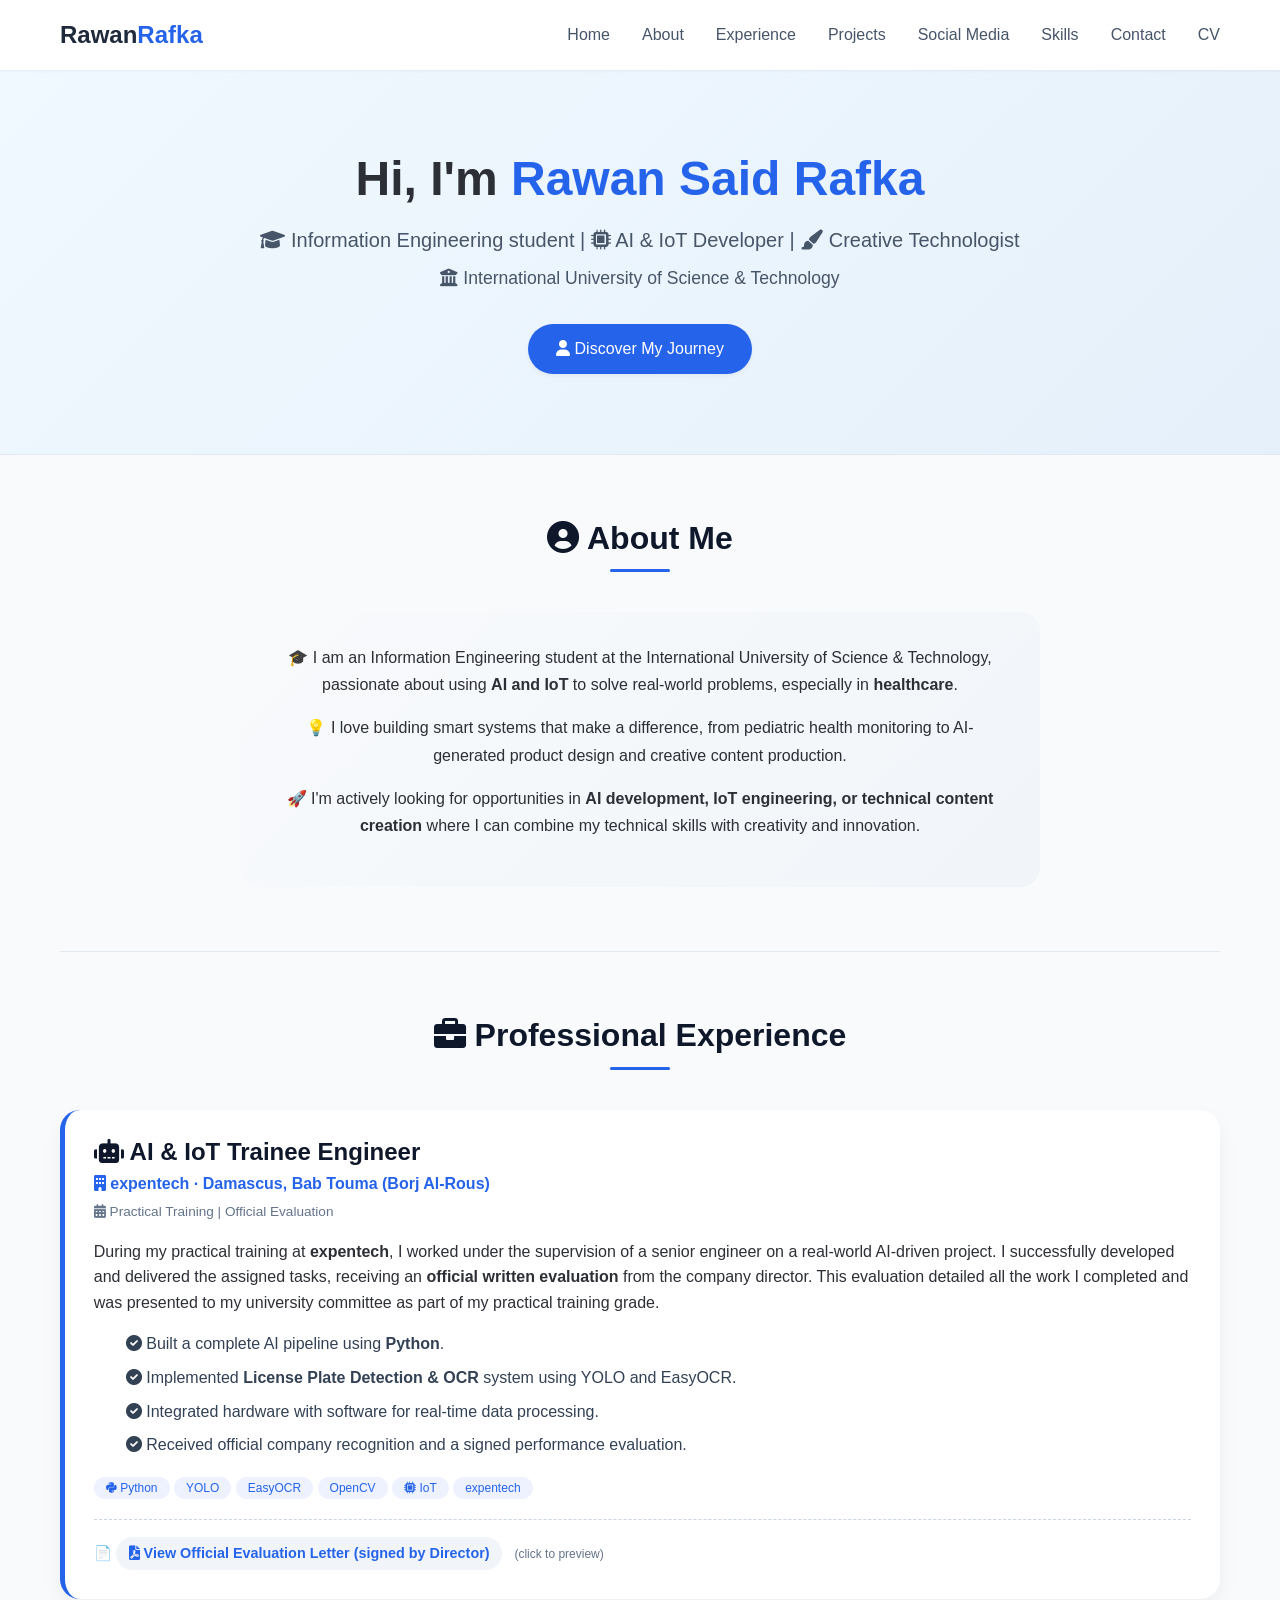
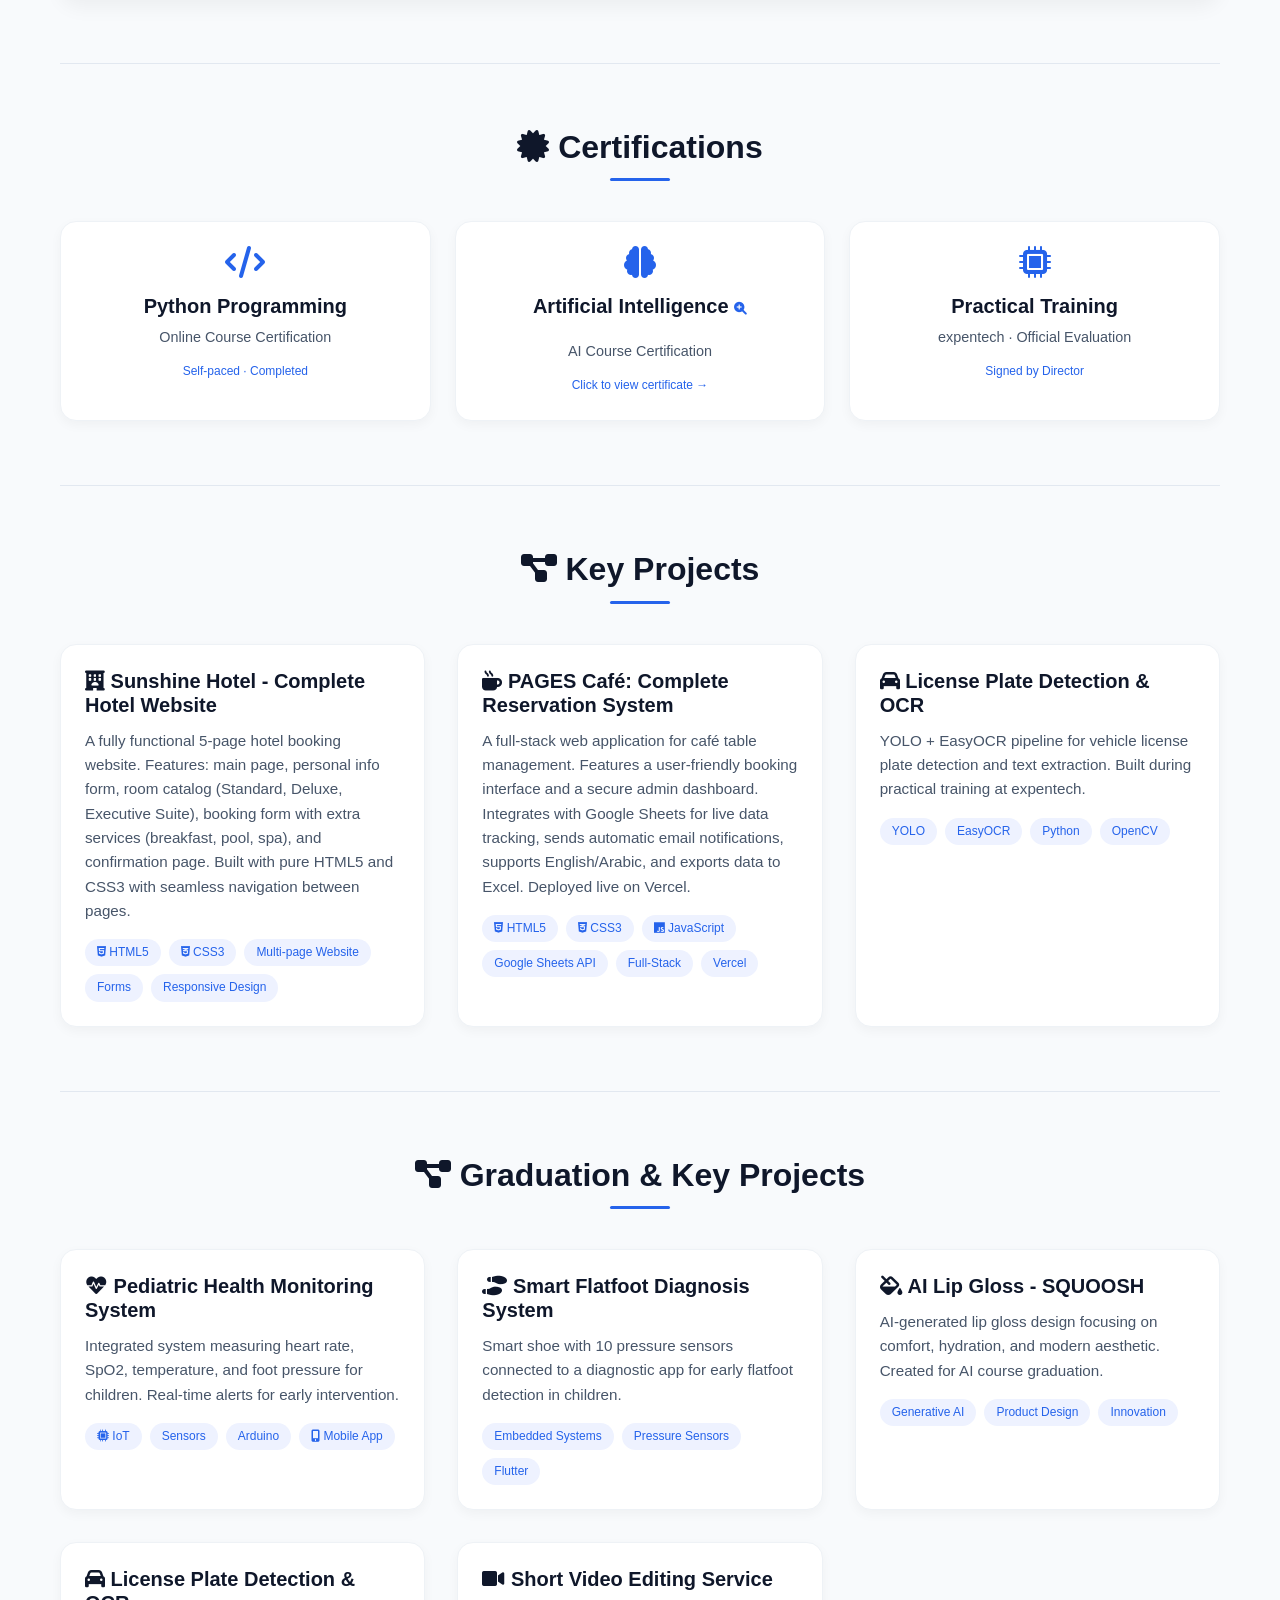
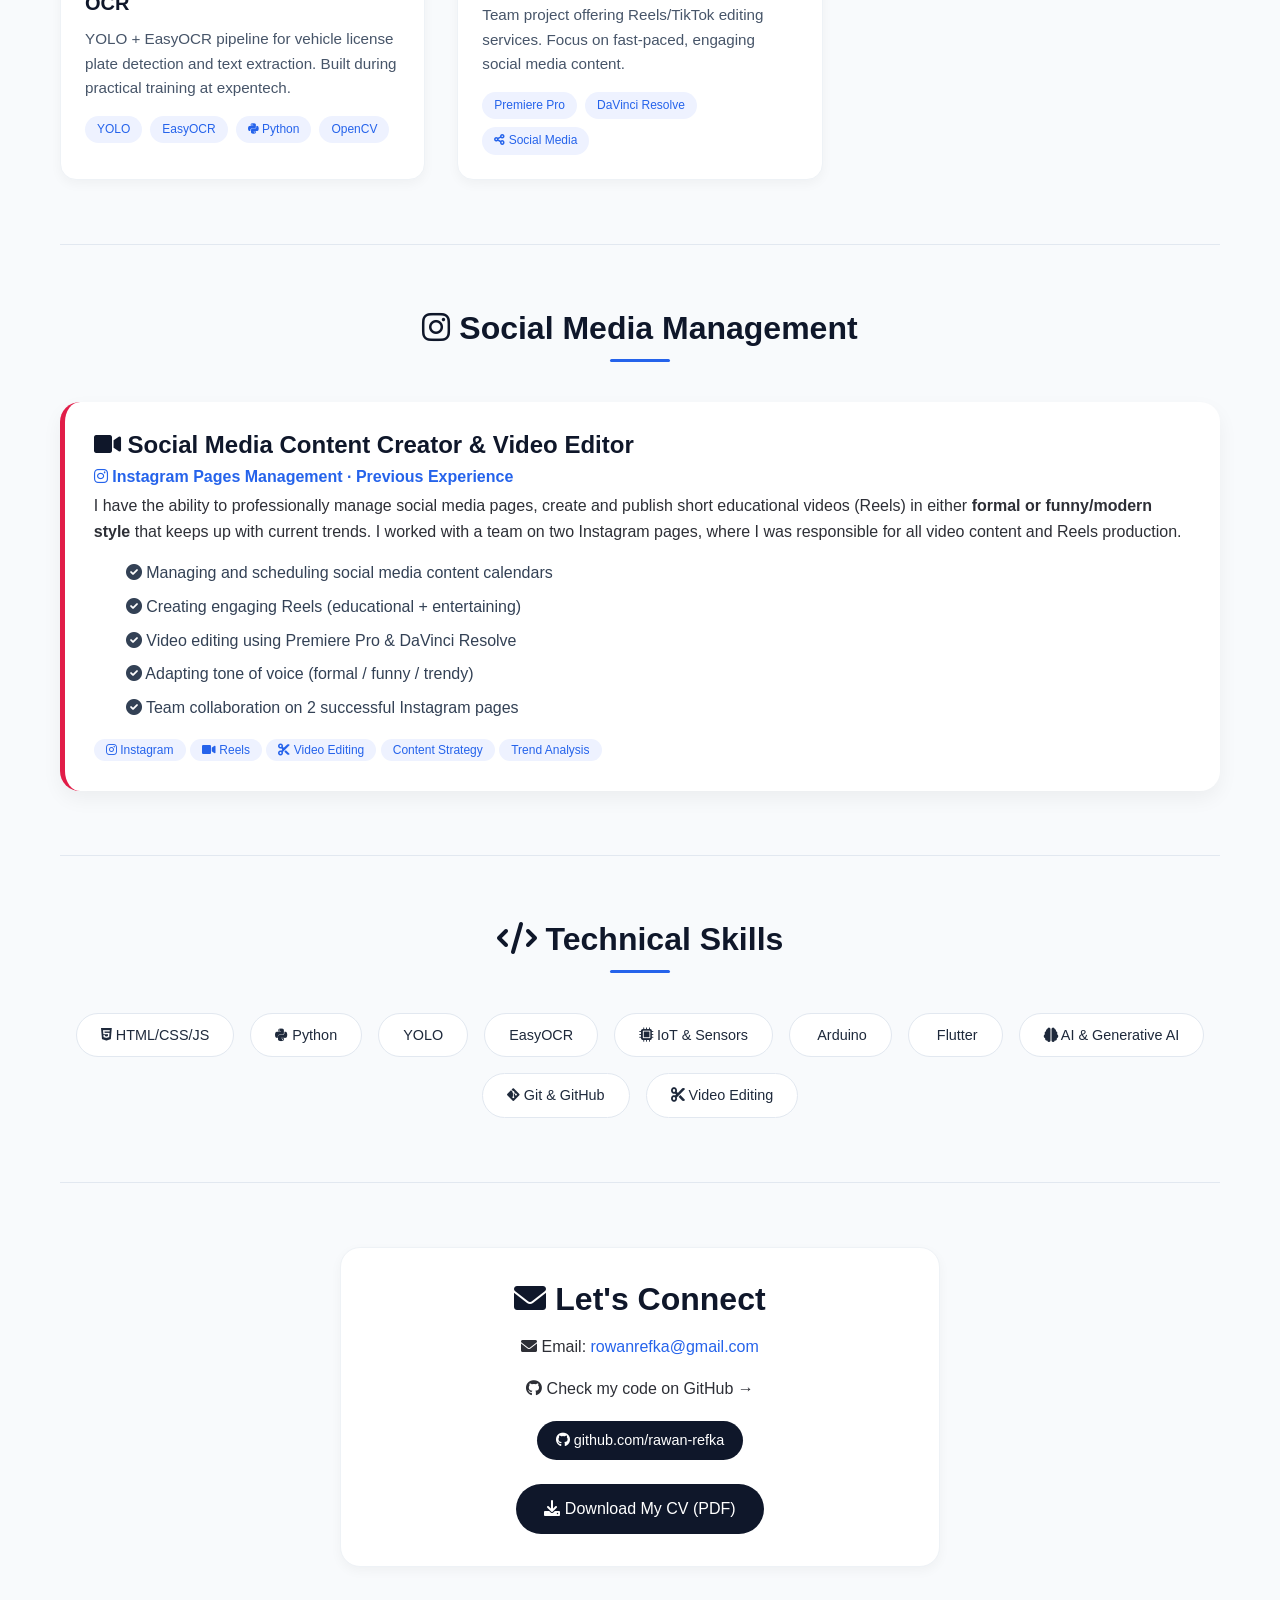
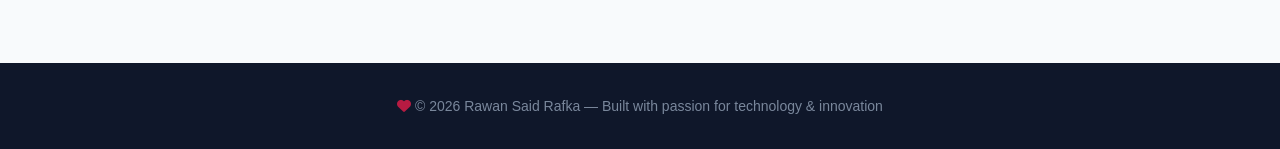
<file: index.html>
<!DOCTYPE html>
<html lang="ar" dir="ltr">
<head>
    <meta charset="UTF-8">
    <meta name="viewport" content="width=device-width, initial-scale=1.0">
    <title>Rawan Rafka | Portfolio</title>
    <link rel="stylesheet" href="style.css">
    <!-- Font Awesome Icons -->
    <link rel="stylesheet" href="https://cdnjs.cloudflare.com/ajax/libs/font-awesome/6.0.0/css/all.min.css">
</head>
<body>

<header>
    <div class="container">
        <nav>
            <div class="logo">Rawan<span>Rafka</span></div>
            <div class="nav-links">
                <a href="#home">Home</a>
                <a href="#about">About</a>
                <a href="#experience">Experience</a>
                <a href="#projects">Projects</a>
                <a href="#social-media">Social Media</a>
                <a href="#skills">Skills</a>
                <a href="#contact">Contact</a>
                <a href="cv.html" target="_blank">CV</a>
            </div>
        </nav>
    </div>
</header>

<section id="home" class="hero">
    <div class="container">
        <h1>Hi, I'm <span>Rawan Said Rafka</span></h1>
        <p><i class="fas fa-graduation-cap"></i> Information Engineering student | <i class="fas fa-microchip"></i> AI & IoT Developer | <i class="fas fa-paint-brush"></i> Creative Technologist</p>
        <p><i class="fas fa-university"></i> International University of Science & Technology</p>
        <a href="#about" class="btn"><i class="fas fa-user"></i> Discover My Journey</a>
    </div>
</section>

<div class="container">
    
    <!-- About Me Section -->
    <section id="about" class="section">
        <h2 class="section-title"><i class="fas fa-user-circle"></i> About Me</h2>
        <div class="about-card">
            <p>🎓 I am an Information Engineering student at the International University of Science & Technology, passionate about using <strong>AI and IoT</strong> to solve real-world problems, especially in <strong>healthcare</strong>.</p>
            <p>💡 I love building smart systems that make a difference, from pediatric health monitoring to AI-generated product design and creative content production.</p>
            <p>🚀 I'm actively looking for opportunities in <strong>AI development, IoT engineering, or technical content creation</strong> where I can combine my technical skills with creativity and innovation.</p>
        </div>
    </section>

    <!-- Experience Section -->
    <section id="experience" class="section">
        <h2 class="section-title"><i class="fas fa-briefcase"></i> Professional Experience</h2>
        <div class="experience-card">
            <div class="exp-header">
                <h3><i class="fas fa-robot"></i> AI & IoT Trainee Engineer</h3>
                <p class="company"><i class="fas fa-building"></i> expentech · Damascus, Bab Touma (Borj Al-Rous)</p>
                <p class="date"><i class="fas fa-calendar-alt"></i> Practical Training | Official Evaluation</p>
            </div>
            <div class="exp-details">
                <p>During my practical training at <strong>expentech</strong>, I worked under the supervision of a senior engineer on a real-world AI-driven project. I successfully developed and delivered the assigned tasks, receiving an <strong>official written evaluation</strong> from the company director. This evaluation detailed all the work I completed and was presented to my university committee as part of my practical training grade.</p>
                <ul>
                    <li><i class="fas fa-check-circle"></i> Built a complete AI pipeline using <strong>Python</strong>.</li>
                    <li><i class="fas fa-check-circle"></i> Implemented <strong>License Plate Detection & OCR</strong> system using YOLO and EasyOCR.</li>
                    <li><i class="fas fa-check-circle"></i> Integrated hardware with software for real-time data processing.</li>
                    <li><i class="fas fa-check-circle"></i> Received official company recognition and a signed performance evaluation.</li>
                </ul>
                <div class="exp-tech">
                    <span class="tech-tag"><i class="fab fa-python"></i> Python</span>
                    <span class="tech-tag">YOLO</span>
                    <span class="tech-tag">EasyOCR</span>
                    <span class="tech-tag">OpenCV</span>
                    <span class="tech-tag"><i class="fas fa-microchip"></i> IoT</span>
                    <span class="tech-tag">expentech</span>
                </div>
                <!-- PDF Preview Link (opens in modal) -->
                <div class="eval-link">
                    📄 <a href="#" id="viewPdfBtn"><i class="fas fa-file-pdf"></i> View Official Evaluation Letter (signed by Director)</a>
                    <span class="note">(click to preview)</span>
                </div>
            </div>
        </div>
    </section>

    <!-- PDF Modal for Evaluation Letter -->
    <div id="pdfModal" class="modal">
        <div class="modal-content">
            <span class="close">&times;</span>
            <iframe id="pdfFrame" src="images/evaluation-letter.pdf" width="100%" height="500px"></iframe>
        </div>
    </div>

    <!-- Certifications Section -->
    <section id="certificates" class="section">
        <h2 class="section-title"><i class="fas fa-certificate"></i> Certifications</h2>
        <div class="certificates-grid">
            <div class="cert-card">
                <i class="fas fa-code"></i>
                <h3>Python Programming</h3>
                <p>Online Course Certification</p>
                <span class="cert-date">Self-paced · Completed</span>
            </div>
            <div class="cert-card cert-clickable" onclick="openCertModal('images/ai-certificate.png')">
                <i class="fas fa-brain"></i>
                <h3>Artificial Intelligence <i class="fas fa-search-plus" style="font-size: 0.8rem;"></i></h3>
                <p>AI Course Certification</p>
                <span class="cert-date">Click to view certificate →</span>
            </div>
            <div class="cert-card">
                <i class="fas fa-microchip"></i>
                <h3>Practical Training</h3>
                <p>expentech · Official Evaluation</p>
                <span class="cert-date">Signed by Director</span>
            </div>
        </div>
    </section>
    <!-- Start Projects Section -->
<section id="projects" class="section">
    <h2 class="section-title"><i class="fas fa-project-diagram"></i> Key Projects</h2>
    <div class="projects-grid">
        <div class="project-card">
    <div class="project-info">
        <h3 class="project-title"><i class="fas fa-hotel"></i> Sunshine Hotel - Complete Hotel Website</h3>
        <p>A fully functional 5-page hotel booking website. Features: main page, personal info form, room catalog (Standard, Deluxe, Executive Suite), booking form with extra services (breakfast, pool, spa), and confirmation page. Built with pure HTML5 and CSS3 with seamless navigation between pages.</p>
        <div class="project-tech">
            <span class="tech-tag"><i class="fab fa-html5"></i> HTML5</span>
            <span class="tech-tag"><i class="fab fa-css3-alt"></i> CSS3</span>
            <span class="tech-tag">Multi-page Website</span>
            <span class="tech-tag">Forms</span>
            <span class="tech-tag">Responsive Design</span>
        </div>
    </div>
</div>
        
        <!-- PAGES Café Reservation System -->
        <div class="project-card">
            <div class="project-info">
                <h3 class="project-title"><i class="fas fa-mug-hot"></i> PAGES Café: Complete Reservation System</h3>
                <p>A full-stack web application for café table management. Features a user-friendly booking interface and a secure admin dashboard. Integrates with Google Sheets for live data tracking, sends automatic email notifications, supports English/Arabic, and exports data to Excel. Deployed live on Vercel.</p>
                <div class="project-tech">
                    <span class="tech-tag"><i class="fab fa-html5"></i> HTML5</span>
                    <span class="tech-tag"><i class="fab fa-css3-alt"></i> CSS3</span>
                    <span class="tech-tag"><i class="fab fa-js"></i> JavaScript</span>
                    <span class="tech-tag">Google Sheets API</span>
                    <span class="tech-tag">Full-Stack</span>
                    <span class="tech-tag">Vercel</span>
                </div>
            </div>
        </div>

        <!-- وإذا بدك تكرري نفس الشي للمشاريع التانية ... -->
        <!-- مثال لـ License Plate Detection -->
        <div class="project-card">
            <div class="project-info">
                <h3 class="project-title"><i class="fas fa-car"></i> License Plate Detection & OCR</h3>
                <p>YOLO + EasyOCR pipeline for vehicle license plate detection and text extraction. Built during practical training at expentech.</p>
                <div class="project-tech">
                    <span class="tech-tag">YOLO</span>
                    <span class="tech-tag">EasyOCR</span>
                    <span class="tech-tag">Python</span>
                    <span class="tech-tag">OpenCV</span>
                </div>
            </div>
        </div>

    </div>
</section>
<!-- End Projects Section -->

    <!-- Lightbox Modal for Certificate Image -->
    <div id="certModal" class="cert-modal">
        <span class="cert-modal-close" onclick="closeCertModal()">&times;</span>
        <img class="cert-modal-content" id="certModalImg">
    </div>

    <section id="projects" class="section">
        <h2 class="section-title"><i class="fas fa-project-diagram"></i> Graduation & Key Projects</h2>
        <div class="projects-grid">
            <div class="project-card">
                <div class="project-info">
                    <h3 class="project-title"><i class="fas fa-heartbeat"></i> Pediatric Health Monitoring System</h3>
                    <p>Integrated system measuring heart rate, SpO2, temperature, and foot pressure for children. Real-time alerts for early intervention.</p>
                    <div class="project-tech">
                        <span class="tech-tag"><i class="fas fa-microchip"></i> IoT</span>
                        <span class="tech-tag">Sensors</span>
                        <span class="tech-tag">Arduino</span>
                        <span class="tech-tag"><i class="fas fa-mobile-alt"></i> Mobile App</span>
                    </div>
                </div>
            </div>

            <div class="project-card">
                <div class="project-info">
                    <h3 class="project-title"><i class="fas fa-shoe-prints"></i> Smart Flatfoot Diagnosis System</h3>
                    <p>Smart shoe with 10 pressure sensors connected to a diagnostic app for early flatfoot detection in children.</p>
                    <div class="project-tech">
                        <span class="tech-tag">Embedded Systems</span>
                        <span class="tech-tag">Pressure Sensors</span>
                        <span class="tech-tag">Flutter</span>
                    </div>
                </div>
            </div>

            <div class="project-card">
                <div class="project-info">
                    <h3 class="project-title"><i class="fas fa-fill-drip"></i> AI Lip Gloss - SQUOOSH</h3>
                    <p>AI-generated lip gloss design focusing on comfort, hydration, and modern aesthetic. Created for AI course graduation.</p>
                    <div class="project-tech">
                        <span class="tech-tag">Generative AI</span>
                        <span class="tech-tag">Product Design</span>
                        <span class="tech-tag">Innovation</span>
                    </div>
                </div>
            </div>

            <div class="project-card">
                <div class="project-info">
                    <h3 class="project-title"><i class="fas fa-car"></i> License Plate Detection & OCR</h3>
                    <p>YOLO + EasyOCR pipeline for vehicle license plate detection and text extraction. Built during practical training at expentech.</p>
                    <div class="project-tech">
                        <span class="tech-tag">YOLO</span>
                        <span class="tech-tag">EasyOCR</span>
                        <span class="tech-tag"><i class="fab fa-python"></i> Python</span>
                        <span class="tech-tag">OpenCV</span>
                    </div>
                </div>
            </div>

            <div class="project-card">
                <div class="project-info">
                    <h3 class="project-title"><i class="fas fa-video"></i> Short Video Editing Service</h3>
                    <p>Team project offering Reels/TikTok editing services. Focus on fast-paced, engaging social media content.</p>
                    <div class="project-tech">
                        <span class="tech-tag">Premiere Pro</span>
                        <span class="tech-tag">DaVinci Resolve</span>
                        <span class="tech-tag"><i class="fas fa-share-alt"></i> Social Media</span>
                    </div>
                </div>
            </div>
        </div>
    </section>

    <!-- Social Media Management Section -->
    <section id="social-media" class="section">
        <h2 class="section-title"><i class="fab fa-instagram"></i> Social Media Management</h2>
        <div class="experience-card" style="border-left-color: #e11d48;">
            <div class="exp-header">
                <h3><i class="fas fa-video"></i> Social Media Content Creator & Video Editor</h3>
                <p class="company"><i class="fab fa-instagram"></i> Instagram Pages Management · Previous Experience</p>
            </div>
            <div class="exp-details">
                <p>I have the ability to professionally manage social media pages, create and publish short educational videos (Reels) in either <strong>formal or funny/modern style</strong> that keeps up with current trends. I worked with a team on two Instagram pages, where I was responsible for all video content and Reels production.</p>
                <ul>
                    <li><i class="fas fa-check-circle"></i> Managing and scheduling social media content calendars</li>
                    <li><i class="fas fa-check-circle"></i> Creating engaging Reels (educational + entertaining)</li>
                    <li><i class="fas fa-check-circle"></i> Video editing using Premiere Pro & DaVinci Resolve</li>
                    <li><i class="fas fa-check-circle"></i> Adapting tone of voice (formal / funny / trendy)</li>
                    <li><i class="fas fa-check-circle"></i> Team collaboration on 2 successful Instagram pages</li>
                </ul>
                <div class="exp-tech">
                    <span class="tech-tag"><i class="fab fa-instagram"></i> Instagram</span>
                    <span class="tech-tag"><i class="fas fa-video"></i> Reels</span>
                    <span class="tech-tag"><i class="fas fa-cut"></i> Video Editing</span>
                    <span class="tech-tag">Content Strategy</span>
                    <span class="tech-tag">Trend Analysis</span>
                </div>
            </div>
        </div>
    </section>

    <section id="skills" class="section">
        <h2 class="section-title"><i class="fas fa-code"></i> Technical Skills</h2>
        <ul class="skills-list">
            <li><i class="fab fa-html5"></i> HTML/CSS/JS</li>
            <li><i class="fab fa-python"></i> Python</li>
            <li>YOLO</li>
            <li>EasyOCR</li>
            <li><i class="fas fa-microchip"></i> IoT & Sensors</li>
            <li><i class="fab fa-arduino"></i> Arduino</li>
            <li><i class="fab fa-flutter"></i> Flutter</li>
            <li><i class="fas fa-brain"></i> AI & Generative AI</li>
            <li><i class="fab fa-git-alt"></i> Git & GitHub</li>
            <li><i class="fas fa-cut"></i> Video Editing</li>
        </ul>
    </section>

    <section id="contact" class="section">
        <div class="contact-info">
            <h2><i class="fas fa-envelope"></i> Let's Connect</h2>
            <p><i class="fas fa-envelope"></i> Email: <a href="mailto:rowanrefka@gmail.com">rowanrefka@gmail.com</a></p>
            <div class="github-stats">
                <p><i class="fab fa-github"></i> Check my code on GitHub →</p>
                <a href="https://github.com/rawan-refka" target="_blank" class="github-link"><i class="fab fa-github"></i> github.com/rawan-refka</a>
            </div>
            <div class="cv-download">
                <a href="images/Rawan-Rafka-CV.pdf" download class="btn-cv">
                    <i class="fas fa-download"></i> Download My CV (PDF)
                </a>
            </div>
        </div>
    </section>
</div>

<footer>
    <p><i class="fas fa-heart" style="color: #e11d48;"></i> © 2026 Rawan Said Rafka — Built with passion for technology & innovation</p>
</footer>

<!-- JavaScript -->
<script>
    // PDF Modal for Evaluation Letter
    var modal = document.getElementById("pdfModal");
    var btn = document.getElementById("viewPdfBtn");
    var span = document.getElementsByClassName("close")[0];

    btn.onclick = function(e) {
        e.preventDefault();
        modal.style.display = "block";
    }

    span.onclick = function() {
        modal.style.display = "none";
    }

    window.onclick = function(event) {
        if (event.target == modal) {
            modal.style.display = "none";
        }
    }

    // Certificate Image Modal (Lightbox)
    function openCertModal(imgSrc) {
        var certModal = document.getElementById("certModal");
        var certModalImg = document.getElementById("certModalImg");
        certModal.style.display = "block";
        certModalImg.src = imgSrc;
    }

    function closeCertModal() {
        var certModal = document.getElementById("certModal");
        certModal.style.display = "none";
    }
</script>

</body>
</html>
</file>
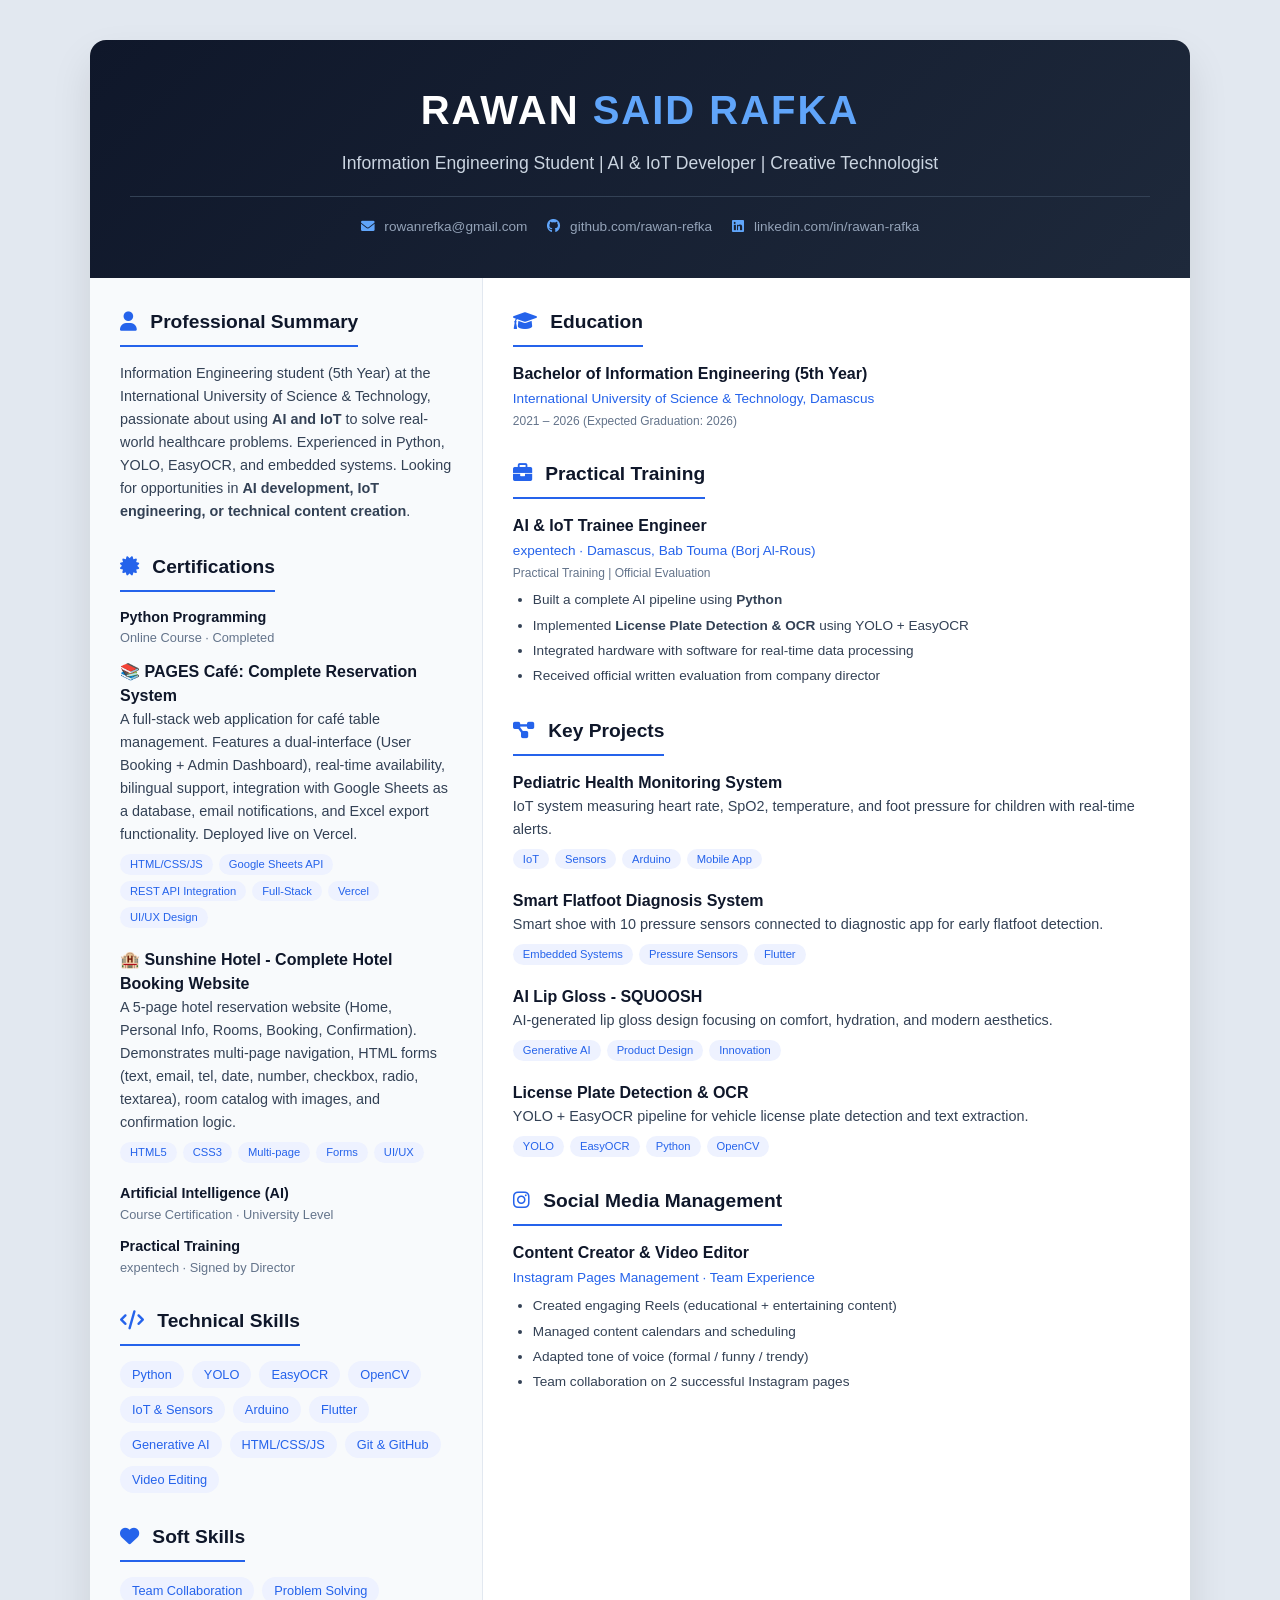
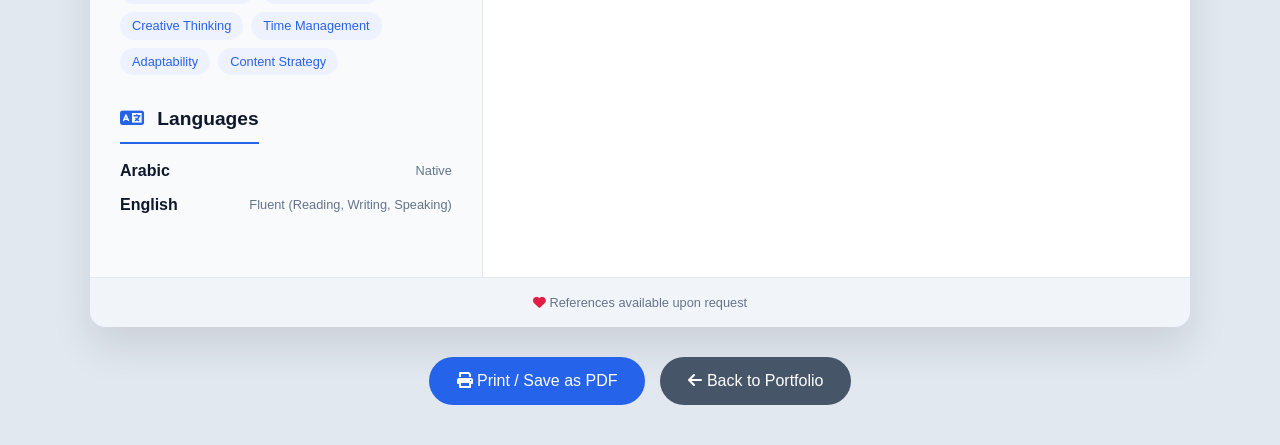
<file: cv.html>
<!DOCTYPE html>
<html lang="ar" dir="ltr">
<head>
    <meta charset="UTF-8">
    <meta name="viewport" content="width=device-width, initial-scale=1.0">
    <title>Rawan Rafka | CV</title>
    <link rel="stylesheet" href="cv-style.css">
    <link rel="stylesheet" href="https://cdnjs.cloudflare.com/ajax/libs/font-awesome/6.0.0/css/all.min.css">
</head>
<body>

<div class="cv-container">
    <div class="cv-header">
        <h1>RAWAN <span>SAID RAFKA</span></h1>
        <p class="subtitle">Information Engineering Student | AI & IoT Developer | Creative Technologist</p>
        <div class="contact-bar">
            <span><i class="fas fa-envelope"></i> rowanrefka@gmail.com</span>
            <span><i class="fab fa-github"></i> github.com/rawan-refka</span>
            <span><i class="fab fa-linkedin"></i> linkedin.com/in/rawan-rafka</span>
        </div>
    </div>

    <div class="cv-grid">
        <div class="cv-left">
            <div class="cv-section">
                <h2><i class="fas fa-user"></i> Professional Summary</h2>
                <p>Information Engineering student (5th Year) at the International University of Science & Technology, passionate about using <strong>AI and IoT</strong> to solve real-world healthcare problems. Experienced in Python, YOLO, EasyOCR, and embedded systems. Looking for opportunities in <strong>AI development, IoT engineering, or technical content creation</strong>.</p>
            </div>

            <div class="cv-section">
                <h2><i class="fas fa-certificate"></i> Certifications</h2>
                <div class="cert-item">
                    <div class="cert-title">Python Programming</div>
                    <div class="cert-detail">Online Course · Completed</div>
                </div>
                <div class="project-item">
    <div class="project-title">📚 PAGES Café: Complete Reservation System</div>
    <p>A full-stack web application for café table management. Features a dual-interface (User Booking + Admin Dashboard), real-time availability, bilingual support, integration with Google Sheets as a database, email notifications, and Excel export functionality. Deployed live on Vercel.</p>
    <div class="project-tags">
        <span>HTML/CSS/JS</span>
        <span>Google Sheets API</span>
        <span>REST API Integration</span>
        <span>Full-Stack</span>
        <span>Vercel</span>
        <span>UI/UX Design</span>
    </div>
</div>
<div class="project-item">
    <div class="project-title">🏨 Sunshine Hotel - Complete Hotel Booking Website</div>
    <p>A 5-page hotel reservation website (Home, Personal Info, Rooms, Booking, Confirmation). Demonstrates multi-page navigation, HTML forms (text, email, tel, date, number, checkbox, radio, textarea), room catalog with images, and confirmation logic.</p>
    <div class="project-tags">
        <span>HTML5</span><span>CSS3</span><span>Multi-page</span><span>Forms</span><span>UI/UX</span>
    </div>
</div>

                
                
                <div class="cert-item">
                    <div class="cert-title">Artificial Intelligence (AI)</div>
                    <div class="cert-detail">Course Certification · University Level</div>
                </div>
                <div class="cert-item">
                    <div class="cert-title">Practical Training</div>
                    <div class="cert-detail">expentech · Signed by Director</div>
                </div>
            </div>

            <div class="cv-section">
                <h2><i class="fas fa-code"></i> Technical Skills</h2>
                <div class="skills-cv">
                    <span>Python</span>
                    <span>YOLO</span>
                    <span>EasyOCR</span>
                    <span>OpenCV</span>
                    <span>IoT & Sensors</span>
                    <span>Arduino</span>
                    <span>Flutter</span>
                    <span>Generative AI</span>
                    <span>HTML/CSS/JS</span>
                    <span>Git & GitHub</span>
                    <span>Video Editing</span>
                </div>
            </div>

            <div class="cv-section">
                <h2><i class="fas fa-heart"></i> Soft Skills</h2>
                <div class="skills-cv">
                    <span>Team Collaboration</span>
                    <span>Problem Solving</span>
                    <span>Creative Thinking</span>
                    <span>Time Management</span>
                    <span>Adaptability</span>
                    <span>Content Strategy</span>
                </div>
            </div>

            <div class="cv-section">
                <h2><i class="fas fa-language"></i> Languages</h2>
                <div class="lang-item">
                    <span>Arabic</span>
                    <div class="lang-level">Native</div>
                </div>
                <div class="lang-item">
                    <span>English</span>
                    <div class="lang-level">Fluent (Reading, Writing, Speaking)</div>
                </div>
            </div>
        </div>

        <div class="cv-right">
            <div class="cv-section">
                <h2><i class="fas fa-graduation-cap"></i> Education</h2>
                <div class="edu-item">
                    <div class="edu-title">Bachelor of Information Engineering (5th Year)</div>
                    <div class="edu-school">International University of Science & Technology, Damascus</div>
                    <div class="edu-date">2021 – 2026 (Expected Graduation: 2026)</div>
                </div>
            </div>

            <div class="cv-section">
                <h2><i class="fas fa-briefcase"></i> Practical Training</h2>
                <div class="exp-item">
                    <div class="exp-title">AI & IoT Trainee Engineer</div>
                    <div class="exp-company">expentech · Damascus, Bab Touma (Borj Al-Rous)</div>
                    <div class="exp-date">Practical Training | Official Evaluation</div>
                    <ul>
                        <li>Built a complete AI pipeline using <strong>Python</strong></li>
                        <li>Implemented <strong>License Plate Detection & OCR</strong> using YOLO + EasyOCR</li>
                        <li>Integrated hardware with software for real-time data processing</li>
                        <li>Received official written evaluation from company director</li>
                    </ul>
                </div>
            </div>

            <div class="cv-section">
                <h2><i class="fas fa-project-diagram"></i> Key Projects</h2>
                <div class="project-item">
                    <div class="project-title">Pediatric Health Monitoring System</div>
                    <p>IoT system measuring heart rate, SpO2, temperature, and foot pressure for children with real-time alerts.</p>
                    <div class="project-tags">
                        <span>IoT</span><span>Sensors</span><span>Arduino</span><span>Mobile App</span>
                    </div>
                </div>

                <div class="project-item">
                    <div class="project-title">Smart Flatfoot Diagnosis System</div>
                    <p>Smart shoe with 10 pressure sensors connected to diagnostic app for early flatfoot detection.</p>
                    <div class="project-tags">
                        <span>Embedded Systems</span><span>Pressure Sensors</span><span>Flutter</span>
                    </div>
                </div>

                <div class="project-item">
                    <div class="project-title">AI Lip Gloss - SQUOOSH</div>
                    <p>AI-generated lip gloss design focusing on comfort, hydration, and modern aesthetics.</p>
                    <div class="project-tags">
                        <span>Generative AI</span><span>Product Design</span><span>Innovation</span>
                    </div>
                </div>

                <div class="project-item">
                    <div class="project-title">License Plate Detection & OCR</div>
                    <p>YOLO + EasyOCR pipeline for vehicle license plate detection and text extraction.</p>
                    <div class="project-tags">
                        <span>YOLO</span><span>EasyOCR</span><span>Python</span><span>OpenCV</span>
                    </div>
                </div>
            </div>

            <div class="cv-section">
                <h2><i class="fab fa-instagram"></i> Social Media Management</h2>
                <div class="exp-item">
                    <div class="exp-title">Content Creator & Video Editor</div>
                    <div class="exp-company">Instagram Pages Management · Team Experience</div>
                    <ul>
                        <li>Created engaging Reels (educational + entertaining content)</li>
                        <li>Managed content calendars and scheduling</li>
                        <li>Adapted tone of voice (formal / funny / trendy)</li>
                        <li>Team collaboration on 2 successful Instagram pages</li>
                    </ul>
                </div>
            </div>
        </div>
    </div>

    <div class="cv-footer">
        <p><i class="fas fa-heart"></i> References available upon request</p>
    </div>
</div>

<div class="print-btn-container">
    <button onclick="window.print()" class="print-btn"><i class="fas fa-print"></i> Print / Save as PDF</button>
    <a href="index.html" class="back-btn"><i class="fas fa-arrow-left"></i> Back to Portfolio</a>
</div>

</body>
</html>
</file>
<file: style.css>
/* ===== RESET & BASE ===== */
* {
    margin: 0;
    padding: 0;
    box-sizing: border-box;
}

body {
    font-family: 'Segoe UI', Tahoma, Geneva, Verdana, sans-serif;
    line-height: 1.6;
    color: #2d2f36;
    background-color: #f8fafc;
    scroll-behavior: smooth;
}

.container {
    max-width: 1200px;
    margin: 0 auto;
    padding: 0 20px;
}

/* ===== TYPOGRAPHY ===== */
h1, h2, h3 {
    font-weight: 600;
    line-height: 1.2;
}

h1 {
    font-size: 3rem;
    margin-bottom: 1rem;
}

h2 {
    font-size: 2rem;
    margin-bottom: 1.5rem;
}

h3 {
    font-size: 1.25rem;
    margin-bottom: 0.75rem;
}

a {
    text-decoration: none;
    color: #2563eb;
    transition: color 0.3s ease;
}

a:hover {
    color: #1e40af;
}

/* ===== HEADER & NAVIGATION ===== */
header {
    background-color: white;
    box-shadow: 0 1px 3px rgba(0, 0, 0, 0.05);
    position: sticky;
    top: 0;
    z-index: 100;
    backdrop-filter: blur(8px);
    background-color: rgba(255, 255, 255, 0.9);
}

nav {
    display: flex;
    justify-content: space-between;
    align-items: center;
    padding: 1rem 0;
    flex-wrap: wrap;
}

.logo {
    font-size: 1.5rem;
    font-weight: 700;
    color: #1e293b;
}

.logo span {
    color: #2563eb;
}

.nav-links {
    display: flex;
    gap: 2rem;
}

.nav-links a {
    font-weight: 500;
    color: #475569;
}

.nav-links a:hover {
    color: #2563eb;
}

/* ===== HERO SECTION ===== */
.hero {
    background: linear-gradient(135deg, #f0f9ff 0%, #e6f0fa 100%);
    padding: 5rem 0;
    text-align: center;
    border-bottom: 1px solid #e2e8f0;
}

.hero h1 span {
    color: #2563eb;
    position: relative;
}

.hero p {
    font-size: 1.1rem;
    color: #475569;
    margin-bottom: 0.5rem;
}

.hero p:first-of-type {
    font-size: 1.25rem;
    font-weight: 500;
    margin-bottom: 0.5rem;
}

.btn {
    display: inline-block;
    background-color: #2563eb;
    color: white;
    padding: 0.75rem 1.75rem;
    border-radius: 40px;
    font-weight: 500;
    margin-top: 1.5rem;
    transition: all 0.3s ease;
    box-shadow: 0 2px 4px rgba(0, 0, 0, 0.05);
}

.btn:hover {
    background-color: #1e40af;
    transform: translateY(-2px);
    box-shadow: 0 8px 20px rgba(37, 99, 235, 0.2);
    color: white;
}

/* ===== SECTIONS ===== */
.section {
    padding: 4rem 0;
    border-bottom: 1px solid #e2e8f0;
}

.section:last-of-type {
    border-bottom: none;
}

.section-title {
    text-align: center;
    margin-bottom: 2.5rem;
    font-size: 2rem;
    color: #0f172a;
    position: relative;
}

.section-title::after {
    content: '';
    display: block;
    width: 60px;
    height: 3px;
    background-color: #2563eb;
    margin: 0.75rem auto 0;
    border-radius: 2px;
}

/* ===== ABOUT CARD ===== */
.about-card {
    background: linear-gradient(135deg, #f8fafc 0%, #f1f5f9 100%);
    padding: 2rem;
    border-radius: 20px;
    text-align: center;
    max-width: 800px;
    margin: 0 auto;
}

.about-card p {
    margin-bottom: 1rem;
    line-height: 1.7;
}

/* ===== EXPERIENCE CARD ===== */
.experience-card {
    background-color: white;
    border-radius: 20px;
    padding: 1.8rem;
    box-shadow: 0 8px 20px rgba(0, 0, 0, 0.05);
    border-left: 5px solid #2563eb;
    transition: transform 0.2s ease;
}

.experience-card:hover {
    transform: translateX(4px);
}

.exp-header h3 {
    font-size: 1.5rem;
    margin-bottom: 0.25rem;
    color: #0f172a;
}

.company {
    font-weight: 600;
    color: #2563eb;
    margin-bottom: 0.25rem;
}

.date {
    font-size: 0.85rem;
    color: #64748b;
    margin-bottom: 1rem;
}

.exp-details p {
    margin-bottom: 1rem;
    line-height: 1.6;
}

.exp-details ul {
    margin: 1rem 0 1rem 1.5rem;
    list-style: none;
}

.exp-details li {
    margin-bottom: 0.5rem;
    position: relative;
    padding-left: 0.5rem;
    color: #334155;
}

.eval-link {
    margin-top: 1.2rem;
    padding-top: 0.8rem;
    border-top: 1px dashed #cbd5e1;
    font-size: 0.9rem;
}

.eval-link a {
    font-weight: 600;
    background-color: #f1f5f9;
    padding: 0.3rem 0.8rem;
    border-radius: 30px;
    display: inline-block;
    margin-top: 0.3rem;
}

.eval-link .note {
    font-size: 0.75rem;
    color: #64748b;
    margin-left: 0.5rem;
}

/* ===== CERTIFICATIONS SECTION ===== */
.certificates-grid {
    display: grid;
    grid-template-columns: repeat(auto-fit, minmax(250px, 1fr));
    gap: 1.5rem;
    margin-top: 1rem;
}

.cert-card {
    background-color: white;
    border-radius: 16px;
    padding: 1.5rem;
    text-align: center;
    box-shadow: 0 4px 12px rgba(0, 0, 0, 0.04);
    border: 1px solid #eef2f6;
    transition: transform 0.2s ease;
}

.cert-card:hover {
    transform: translateY(-5px);
}

.cert-card i {
    font-size: 2rem;
    color: #2563eb;
    margin-bottom: 1rem;
}

.cert-card h3 {
    margin-bottom: 0.5rem;
    color: #0f172a;
}

.cert-card p {
    color: #475569;
    font-size: 0.9rem;
    margin-bottom: 0.5rem;
}

.cert-date {
    font-size: 0.75rem;
    color: #2563eb;
    font-weight: 500;
}

/* ===== CERTIFICATE LIGHTBOX MODAL ===== */
.cert-clickable {
    cursor: pointer;
    transition: all 0.2s ease;
}

.cert-clickable:hover {
    transform: translateY(-5px);
    box-shadow: 0 12px 24px rgba(0, 0, 0, 0.1);
    border-color: #2563eb;
}

.cert-modal {
    display: none;
    position: fixed;
    z-index: 2000;
    left: 0;
    top: 0;
    width: 100%;
    height: 100%;
    background-color: rgba(0, 0, 0, 0.9);
    cursor: pointer;
}

.cert-modal-content {
    margin: auto;
    display: block;
    max-width: 90%;
    max-height: 90%;
    width: auto;
    height: auto;
    position: absolute;
    top: 50%;
    left: 50%;
    transform: translate(-50%, -50%);
    border-radius: 12px;
    box-shadow: 0 0 30px rgba(0, 0, 0, 0.3);
}

.cert-modal-close {
    position: absolute;
    top: 20px;
    right: 35px;
    color: white;
    font-size: 40px;
    font-weight: bold;
    cursor: pointer;
    z-index: 2001;
    transition: color 0.2s ease;
}

.cert-modal-close:hover {
    color: #e11d48;
}

/* ===== PROJECT CARDS ===== */
.projects-grid {
    display: grid;
    grid-template-columns: repeat(auto-fill, minmax(320px, 1fr));
    gap: 2rem;
}

.project-card {
    background-color: white;
    border-radius: 16px;
    padding: 1.5rem;
    box-shadow: 0 4px 12px rgba(0, 0, 0, 0.04);
    transition: all 0.3s ease;
    border: 1px solid #eef2f6;
}

.project-card:hover {
    transform: translateY(-5px);
    box-shadow: 0 20px 30px -12px rgba(0, 0, 0, 0.1);
    border-color: #cbd5e1;
}

.project-title {
    color: #0f172a;
    margin-bottom: 0.75rem;
}

.project-info p {
    color: #475569;
    margin-bottom: 1rem;
    font-size: 0.95rem;
}

.project-tech {
    display: flex;
    flex-wrap: wrap;
    gap: 0.5rem;
    margin-top: 1rem;
}

.tech-tag {
    background-color: #eef2ff;
    color: #2563eb;
    font-size: 0.75rem;
    padding: 0.25rem 0.75rem;
    border-radius: 30px;
    font-weight: 500;
}

/* ===== SKILLS LIST ===== */
.skills-list {
    display: flex;
    flex-wrap: wrap;
    justify-content: center;
    gap: 1rem;
    list-style: none;
}

.skills-list li {
    background-color: white;
    border: 1px solid #e2e8f0;
    padding: 0.6rem 1.5rem;
    border-radius: 40px;
    font-weight: 500;
    color: #1e293b;
    transition: all 0.2s ease;
    font-size: 0.9rem;
}

.skills-list li:hover {
    background-color: #2563eb;
    color: white;
    border-color: #2563eb;
    transform: translateY(-2px);
}

/* ===== CONTACT SECTION ===== */
.contact-info {
    text-align: center;
    background-color: white;
    padding: 2rem;
    border-radius: 20px;
    box-shadow: 0 4px 12px rgba(0, 0, 0, 0.04);
    border: 1px solid #eef2f6;
    max-width: 600px;
    margin: 0 auto;
}

.contact-info h2 {
    margin-bottom: 1rem;
    color: #0f172a;
}

.contact-info p {
    margin: 0.75rem 0;
    font-size: 1rem;
}

.contact-info a {
    font-weight: 500;
    word-break: break-all;
}

/* ===== GITHUB STATS ===== */
.github-stats {
    margin: 1rem 0;
}

.github-link {
    display: inline-block;
    background-color: #0f172a;
    color: white;
    padding: 0.5rem 1.2rem;
    border-radius: 40px;
    font-size: 0.9rem;
    margin-top: 0.5rem;
    transition: all 0.2s ease;
}

.github-link:hover {
    background-color: #2563eb;
    color: white;
}

/* ===== CV DOWNLOAD BUTTON ===== */
.cv-download {
    text-align: center;
    margin-top: 1.5rem;
}

.btn-cv {
    display: inline-block;
    background-color: #0f172a;
    color: white;
    padding: 0.75rem 1.75rem;
    border-radius: 40px;
    text-decoration: none;
    font-weight: 500;
    transition: all 0.2s ease;
}

.btn-cv:hover {
    background-color: #2563eb;
    transform: translateY(-2px);
    color: white;
}

/* ===== PDF MODAL ===== */
.modal {
    display: none;
    position: fixed;
    z-index: 1000;
    left: 0;
    top: 0;
    width: 100%;
    height: 100%;
    background-color: rgba(0, 0, 0, 0.8);
}

.modal-content {
    background-color: white;
    margin: 5% auto;
    padding: 20px;
    width: 85%;
    max-width: 1000px;
    border-radius: 16px;
    box-shadow: 0 20px 40px rgba(0, 0, 0, 0.2);
}

.close {
    float: right;
    font-size: 28px;
    font-weight: bold;
    cursor: pointer;
    color: #64748b;
    transition: color 0.2s ease;
}

.close:hover {
    color: #e11d48;
}

/* ===== FOOTER ===== */
footer {
    background-color: #0f172a;
    color: #94a3b8;
    text-align: center;
    padding: 2rem;
    margin-top: 2rem;
    font-size: 0.875rem;
}

footer p {
    opacity: 0.8;
}

/* ===== RESPONSIVE DESIGN ===== */
@media (max-width: 768px) {
    h1 {
        font-size: 2rem;
    }
    
    h2 {
        font-size: 1.6rem;
    }
    
    nav {
        flex-direction: column;
        gap: 0.75rem;
    }
    
    .nav-links {
        gap: 1.5rem;
    }
    
    .hero {
        padding: 3rem 0;
    }
    
    .hero p:first-of-type {
        font-size: 1rem;
    }
    
    .section {
        padding: 2.5rem 0;
    }
    
    .projects-grid {
        grid-template-columns: 1fr;
        gap: 1.25rem;
    }
    
    .skills-list li {
        padding: 0.4rem 1rem;
        font-size: 0.8rem;
    }
    
    .contact-info {
        padding: 1.5rem;
        margin: 0 1rem;
    }
    
    .experience-card {
        padding: 1.2rem;
    }
    
    .exp-header h3 {
        font-size: 1.2rem;
    }
    
    .modal-content {
        width: 95%;
        margin: 10% auto;
    }
    
    .certificates-grid {
        grid-template-columns: 1fr;
    }
    
    .cert-modal-content {
        max-width: 95%;
        max-height: 85%;
    }
    
    .cert-modal-close {
        font-size: 30px;
        top: 10px;
        right: 20px;
    }
}

@media (max-width: 480px) {
    .container {
        padding: 0 16px;
    }
    
    .nav-links {
        gap: 1rem;
    }
    
    .nav-links a {
        font-size: 0.9rem;
    }
    
    .btn {
        padding: 0.6rem 1.25rem;
        font-size: 0.9rem;
    }
}
</file>
<file: cv-style.css>
* {
    margin: 0;
    padding: 0;
    box-sizing: border-box;
}

body {
    font-family: 'Segoe UI', Tahoma, Geneva, Verdana, sans-serif;
    background-color: #e2e8f0;
    padding: 40px 20px;
    line-height: 1.5;
}

.cv-container {
    max-width: 1100px;
    margin: 0 auto;
    background-color: white;
    border-radius: 16px;
    box-shadow: 0 20px 40px rgba(0, 0, 0, 0.1);
    overflow: hidden;
}

.cv-header {
    background: linear-gradient(135deg, #0f172a 0%, #1e293b 100%);
    color: white;
    padding: 40px;
    text-align: center;
}

.cv-header h1 {
    font-size: 2.5rem;
    letter-spacing: 2px;
    margin-bottom: 10px;
}

.cv-header h1 span {
    color: #60a5fa;
}

.subtitle {
    font-size: 1.1rem;
    color: #cbd5e1;
    margin-bottom: 20px;
}

.contact-bar {
    display: flex;
    flex-wrap: wrap;
    justify-content: center;
    gap: 20px;
    font-size: 0.85rem;
    color: #94a3b8;
    border-top: 1px solid #334155;
    padding-top: 20px;
    margin-top: 10px;
}

.contact-bar i {
    margin-right: 6px;
    color: #60a5fa;
}

.cv-grid {
    display: grid;
    grid-template-columns: 1fr 1.8fr;
    gap: 0;
}

.cv-left {
    background-color: #f8fafc;
    padding: 30px;
    border-right: 1px solid #e2e8f0;
}

.cv-right {
    padding: 30px;
}

.cv-section {
    margin-bottom: 30px;
}

.cv-section h2 {
    font-size: 1.2rem;
    color: #0f172a;
    border-bottom: 2px solid #2563eb;
    padding-bottom: 8px;
    margin-bottom: 15px;
    display: inline-block;
}

.cv-section h2 i {
    color: #2563eb;
    margin-right: 8px;
}

.cv-section p {
    color: #334155;
    line-height: 1.6;
    font-size: 0.9rem;
}

.cert-item {
    margin-bottom: 12px;
}

.cert-title {
    font-weight: 600;
    color: #0f172a;
    font-size: 0.9rem;
}

.cert-detail {
    font-size: 0.8rem;
    color: #64748b;
}

.skills-cv {
    display: flex;
    flex-wrap: wrap;
    gap: 8px;
}

.skills-cv span {
    background-color: #eef2ff;
    color: #2563eb;
    padding: 4px 12px;
    border-radius: 20px;
    font-size: 0.8rem;
    font-weight: 500;
}

.lang-item {
    display: flex;
    justify-content: space-between;
    align-items: center;
    margin-bottom: 10px;
}

.lang-item span:first-child {
    font-weight: 600;
    color: #0f172a;
}

.lang-level {
    font-size: 0.8rem;
    color: #64748b;
}

.edu-item {
    margin-bottom: 20px;
}

.edu-title {
    font-weight: 700;
    color: #0f172a;
    font-size: 1rem;
}

.edu-school {
    color: #2563eb;
    font-size: 0.85rem;
    margin: 3px 0;
}

.edu-date {
    font-size: 0.75rem;
    color: #64748b;
}

.exp-item, .project-item {
    margin-bottom: 20px;
}

.exp-title, .project-title {
    font-weight: 700;
    color: #0f172a;
    font-size: 1rem;
}

.exp-company {
    color: #2563eb;
    font-size: 0.85rem;
    margin: 3px 0;
}

.exp-date {
    font-size: 0.75rem;
    color: #64748b;
    margin-bottom: 8px;
}

.exp-item ul, .project-item ul {
    margin-left: 20px;
    margin-top: 8px;
}

.exp-item li, .project-item li {
    color: #334155;
    font-size: 0.85rem;
    margin-bottom: 5px;
}

.project-tags {
    display: flex;
    flex-wrap: wrap;
    gap: 6px;
    margin-top: 8px;
}

.project-tags span {
    background-color: #eef2ff;
    color: #2563eb;
    padding: 2px 10px;
    border-radius: 20px;
    font-size: 0.7rem;
    font-weight: 500;
}

.cv-footer {
    background-color: #f1f5f9;
    text-align: center;
    padding: 15px;
    font-size: 0.8rem;
    color: #64748b;
    border-top: 1px solid #e2e8f0;
}

.cv-footer i {
    color: #e11d48;
}

.print-btn-container {
    text-align: center;
    margin-top: 30px;
    display: flex;
    justify-content: center;
    gap: 15px;
}

.print-btn, .back-btn {
    background-color: #2563eb;
    color: white;
    border: none;
    padding: 12px 28px;
    border-radius: 40px;
    font-size: 1rem;
    font-weight: 500;
    cursor: pointer;
    transition: all 0.3s ease;
    text-decoration: none;
    display: inline-block;
}

.print-btn:hover, .back-btn:hover {
    background-color: #1e40af;
    transform: translateY(-2px);
}

.back-btn {
    background-color: #475569;
}

.back-btn:hover {
    background-color: #334155;
}

@media print {
    body {
        background-color: white;
        padding: 0;
        margin: 0;
    }
    .print-btn-container {
        display: none;
    }
    .cv-container {
        box-shadow: none;
        border-radius: 0;
    }
    .cv-header {
        -webkit-print-color-adjust: exact;
        print-color-adjust: exact;
    }
    .cv-left {
        -webkit-print-color-adjust: exact;
        print-color-adjust: exact;
    }
}

@media (max-width: 768px) {
    .cv-grid {
        grid-template-columns: 1fr;
    }
    .cv-left {
        border-right: none;
        border-bottom: 1px solid #e2e8f0;
    }
    .contact-bar {
        flex-direction: column;
        gap: 8px;
        text-align: center;
    }
    .cv-header {
        padding: 25px;
    }
    .cv-header h1 {
        font-size: 1.8rem;
    }
    .print-btn-container {
        flex-direction: column;
        align-items: center;
    }
}
</file>
